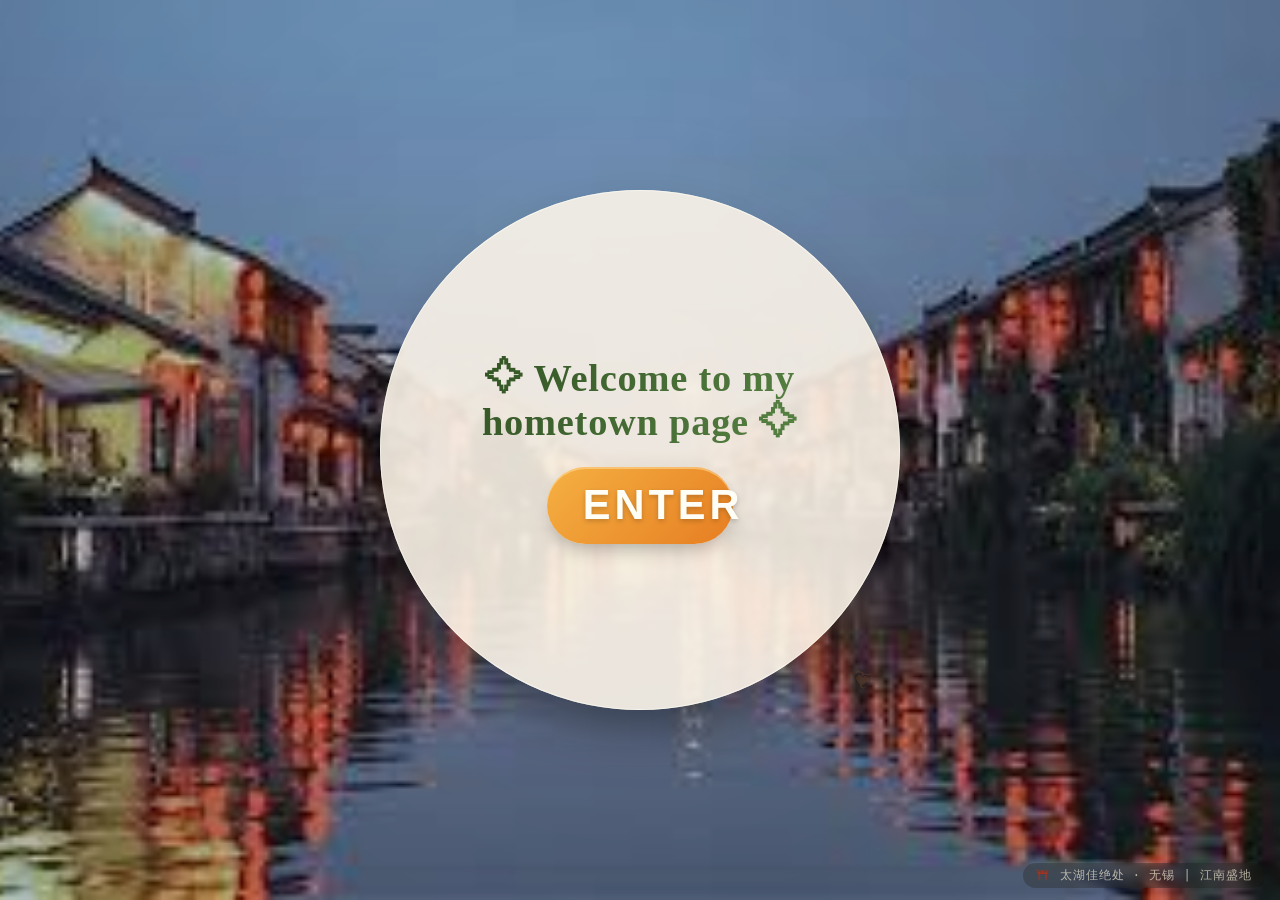
<file: index.html>
<!DOCTYPE html>
<html lang="zh-CN">
<head>
	<!-- Google tag (gtag.js) -->
<script async src="https://www.googletagmanager.com/gtag/js?id=G-1881DXRZX6"></script>
<script>
  window.dataLayer = window.dataLayer || [];
  function gtag(){dataLayer.push(arguments);}
  gtag('js', new Date());

  gtag('config', 'G-1881DXRZX6');
</script>
    <meta charset="UTF-8">
    <meta name="viewport" content="width=device-width, initial-scale=1.0, user-scalable=no">
    <title>无锡 · 江南水乡 | 我的家乡欢迎页</title>
    <style>
        * {
            margin: 0;
            padding: 0;
            box-sizing: border-box;
            user-select: none; /* 避免拖动文字影响美观，但不影响功能 */
        }

        body {
            width: 100%;
            height: 100vh;
            /* 背景图片：无锡太湖风光（Pixabay 高品质免费图片，展现无锡太湖美景） */
            background-image: url("images/123.png");
            background-size: cover;
            background-position: center 30%;  /* 稍微偏移中心，突出湖面和远山，更显江南韵味 */
            background-repeat: no-repeat;
            background-attachment: fixed;     /* 固定背景，滚动时保持视觉冲击 */
            font-family: 'Segoe UI', 'Poppins', 'Roboto', 'Helvetica Neue', sans-serif;
            
            /* 弹性布局实现完美居中 */
            display: flex;
            align-items: center;
            justify-content: center;
            
            /* 可选：为了增强背景层次，添加一个极淡的遮罩层，让圆框更突出但不破坏照片感 */
            position: relative;
        }
        
        /* 极简半透明暖色遮罩（柔和光线），让文字对比更舒服，同时保留无锡照片细节 */
        body::before {
            content: "";
            position: fixed;
            top: 0;
            left: 0;
            width: 100%;
            height: 100%;
            background: radial-gradient(circle at center, rgba(0,0,0,0.1) 0%, rgba(0,0,0,0.2) 100%);
            pointer-events: none;  /* 让遮罩不干扰点击 */
            z-index: 0;
        }
        
        /* 圆形主容器 — 圆框，优雅毛玻璃质感 + 半透明白色基底 */
        .circle-frame {
            position: relative;
            z-index: 10;
            width: min(78vw, 520px);
            height: min(78vw, 520px);
            background: rgba(255, 248, 235, 0.88);    /* 暖白半透，温润如玉 */
            backdrop-filter: blur(2px);               /* 轻微模糊背景，增强文字可读性与江南朦胧感 */
            border-radius: 50%;
            box-shadow: 0 25px 50px -12px rgba(0, 0, 0, 0.4), 0 0 0 1px rgba(255, 255, 245, 0.6) inset;
            
            /* 内部内容布局：垂直居中，流畅留白 */
            display: flex;
            flex-direction: column;
            align-items: center;
            justify-content: center;
            text-align: center;
            padding: 1.5rem;
            
            /* 优雅过渡效果 */
            transition: all 0.3s ease;
            animation: softGlow 2s infinite alternate;
        }
        
        /* 柔和呼吸光晕，让圆框更有灵气 */
        @keyframes softGlow {
            0% {
                box-shadow: 0 25px 45px -12px rgba(0, 0, 0, 0.3), 0 0 0 1px rgba(255, 245, 220, 0.7) inset;
            }
            100% {
                box-shadow: 0 35px 55px -8px rgba(0, 0, 0, 0.5), 0 0 0 3px rgba(255, 235, 200, 0.9) inset;
            }
        }
        
        /* 上方欢迎语 —— 大按钮上面的一句话 */
        .welcome-text {
            font-size: clamp(1.5rem, 6vw, 2.4rem);
            font-weight: 600;
            color: #2c3e2f;
            text-shadow: 2px 2px 8px rgba(255, 245, 215, 0.9);
            letter-spacing: 0.02em;
            margin-bottom: 1.2rem;
            padding: 0 0.5rem;
            background: linear-gradient(135deg, #2c5e2a, #4a7c3f);
            background-clip: text;
            -webkit-background-clip: text;
            color: transparent;
            text-shadow: none;
            /* 让文字更雅致，添加淡色底纹辅助阅读 */
            background-color: #2c5e2a;
            background-image: linear-gradient(120deg, #2b4b1e, #5f8b4a);
            -webkit-background-clip: text;
            background-clip: text;
            color: transparent;
            font-family: 'Segoe UI', 'Poppins', cursive;
        }
        
        /* 为了兼容不支持background-clip的浏览器，增加后备深色 */
        @supports not (background-clip: text) {
            .welcome-text {
                color: #2d4a22;
                text-shadow: 0 2px 5px rgba(255,250,210,0.8);
            }
        }
        
        /* 大按钮样式 — 大气、现代，呼应江南活力 */
        .enter-button {
            background: linear-gradient(135deg, #f5b042, #e67e22);
            border: none;
            cursor: pointer;
            padding: 0.9rem 2.2rem;
            width: 80%;
            max-width: 260px;
            font-size: clamp(1.8rem, 7vw, 2.6rem);
            font-weight: bold;
            font-family: inherit;
            letter-spacing: 4px;
            color: #fffef7;
            text-shadow: 0 2px 5px rgba(0,0,0,0.2);
            border-radius: 60px;
            box-shadow: 0 12px 20px -8px rgba(0, 0, 0, 0.3), 0 2px 0 0 rgba(255,215,150,0.6) inset;
            transition: all 0.25s cubic-bezier(0.2, 0.9, 0.4, 1.1);
            backdrop-filter: blur(2px);
            display: inline-block;
            margin-top: 0.2rem;
        }
        
        /* 按钮悬停效果：放大+光影变化 */
        .enter-button:hover {
            transform: scale(1.04);
            background: linear-gradient(135deg, #ffbc5e, #f0641a);
            box-shadow: 0 20px 28px -10px rgba(0, 0, 0, 0.4), 0 3px 0 0 rgba(255, 225, 150, 0.8) inset;
            letter-spacing: 6px;
        }
        
        /* 按钮点击瞬间微动感 */
        .enter-button:active {
            transform: scale(0.97);
            transition: 0.05s;
            box-shadow: 0 6px 12px -4px rgba(0,0,0,0.3);
        }
        
        /* 为了让圆形在极端小屏下内容依然友好，增加响应调节 */
        @media (max-width: 550px) {
            .circle-frame {
                width: min(88vw, 400px);
                height: min(88vw, 400px);
                padding: 1rem;
            }
            .enter-button {
                width: 75%;
                font-size: 1.8rem;
                padding: 0.7rem 1rem;
                letter-spacing: 3px;
            }
            .welcome-text {
                margin-bottom: 1rem;
                font-size: 1.6rem;
            }
        }
        
        @media (max-width: 380px) {
            .circle-frame {
                width: 92vw;
                height: 92vw;
                padding: 0.8rem;
            }
            .enter-button {
                font-size: 1.5rem;
                padding: 0.6rem 0.8rem;
                width: 80%;
            }
            .welcome-text {
                font-size: 1.4rem;
            }
        }
        
        /* 增加一点文化小点缀：底部添加半透明水印，体现无锡雅韵，不影响主体 */
        .cultural-tag {
            position: fixed;
            bottom: 12px;
            right: 16px;
            z-index: 20;
            font-size: 0.75rem;
            color: rgba(255,250,225,0.65);
            background: rgba(30,30,20,0.3);
            backdrop-filter: blur(4px);
            padding: 4px 12px;
            border-radius: 40px;
            font-weight: 400;
            font-family: monospace;
            letter-spacing: 1px;
            pointer-events: none;
        }
        
        /* 可选增添一点江南元素的波纹圈（装饰）不干扰点击 */
        .circle-frame::after {
            content: "❦";
            position: absolute;
            bottom: 18px;
            right: 28px;
            font-size: 20px;
            opacity: 0.2;
            color: #b6692c;
            font-family: serif;
            pointer-events: none;
            transform: rotate(10deg);
        }
        
        /* 更好的移动端触控体验 */
        .enter-button {
            touch-action: manipulation;
        }
        
        /* 按钮获得焦点时的辅助样式 */
        .enter-button:focus-visible {
            outline: 3px solid #ffb347;
            outline-offset: 4px;
        }
    </style>
</head>
<body>

<!-- 圆形主视觉区域：圆框+内文+大按钮 -->
<div class="circle-frame" aria-label="欢迎进入无锡主页入口">
    <!-- 大按钮上方的那句话：Welcome to my hometown page -->
    <div class="welcome-text">
        ✧ Welcome to my hometown page ✧
    </div>
    
    <!-- 大按钮，写着 ENTER -->
    <a href="page 2.html">
    <button class="enter-button" id="enterBtn" aria-label="进入家乡无锡之旅">ENTER</button>
</a></div>

<!-- 极简文化标记，展现无锡印象（不影响体验） -->
<div class="cultural-tag">
    ⛩️ 太湖佳绝处 · 无锡  |  江南盛地
</div>


<!-- 备注说明：背景照片使用了无锡太湖（Taihu Lake）的高清摄影作品，完美呈现江南水乡气质，符合“关于无锡的照片”需求。
     照片来源 Pixabay 免费授权，可商用，体现了无锡鼋头渚周边太湖风光，意境契合家乡主题。 -->
</body>
</html>
</file>
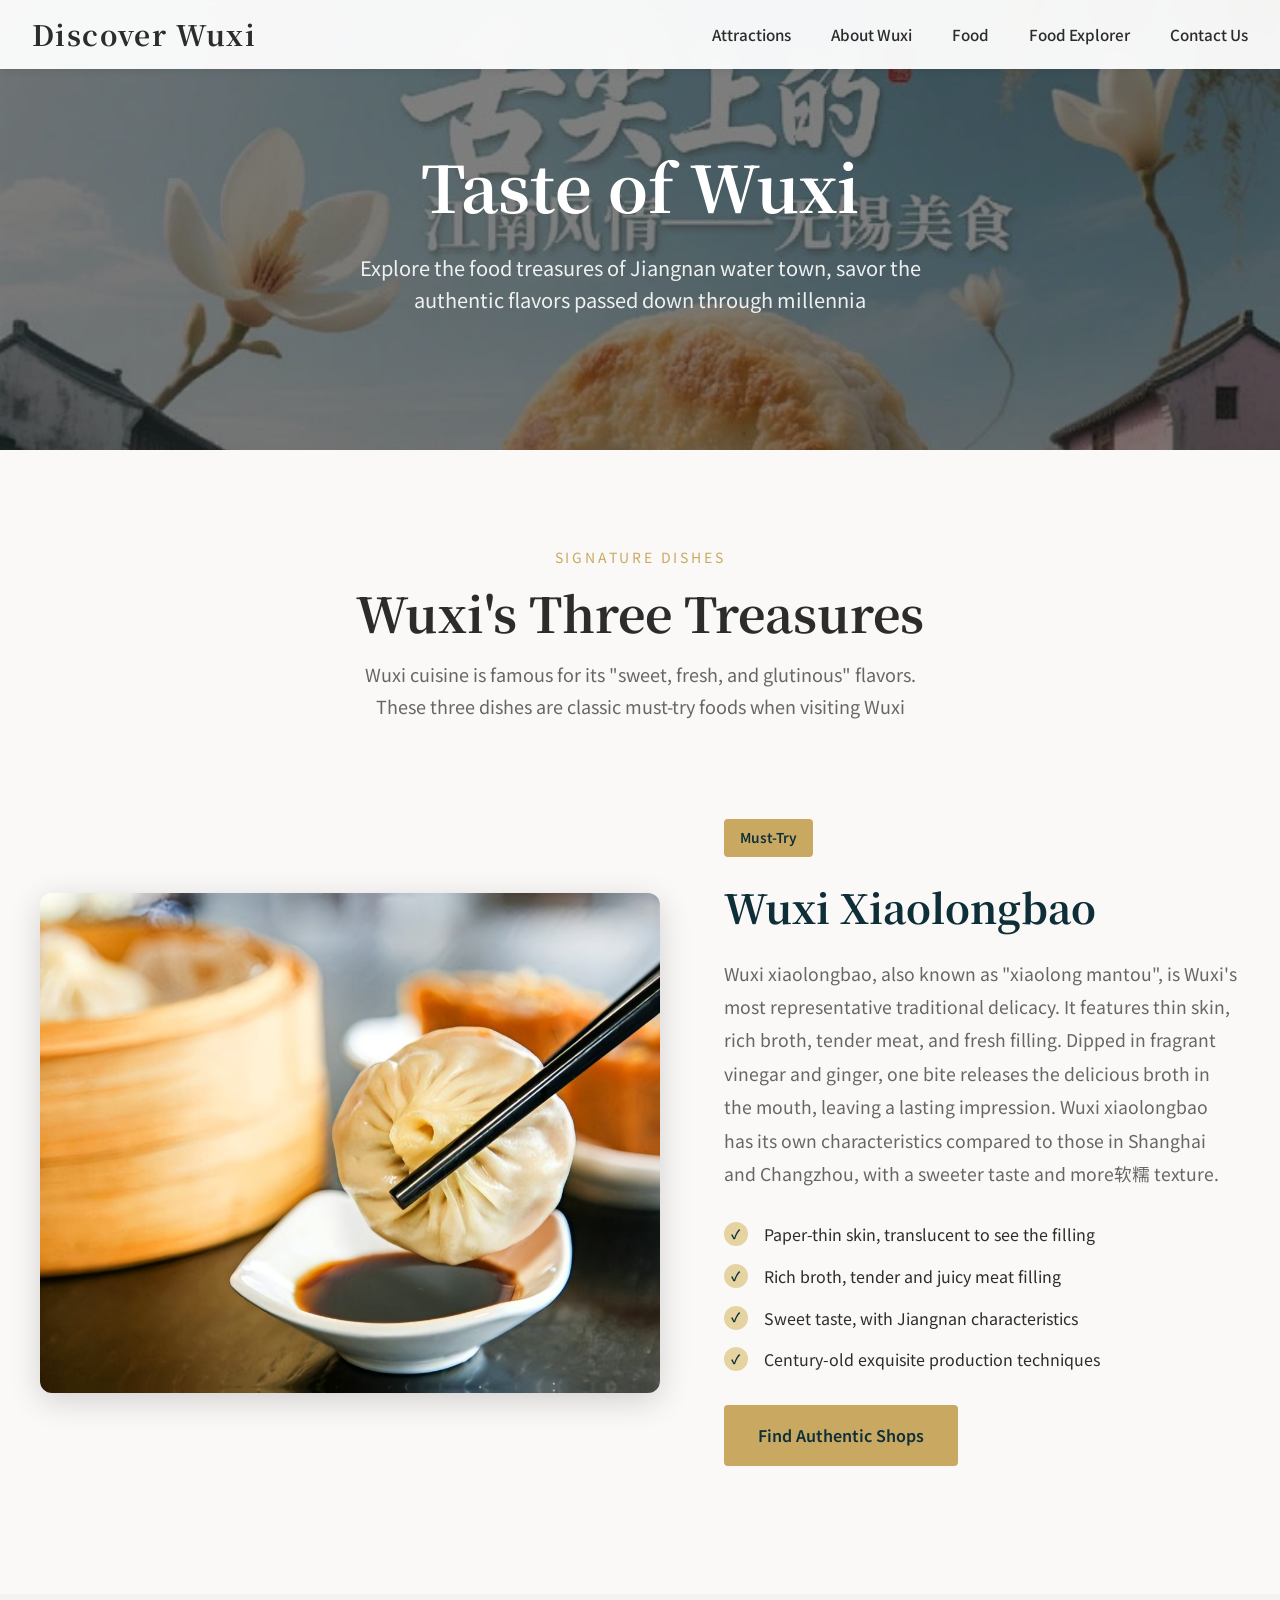
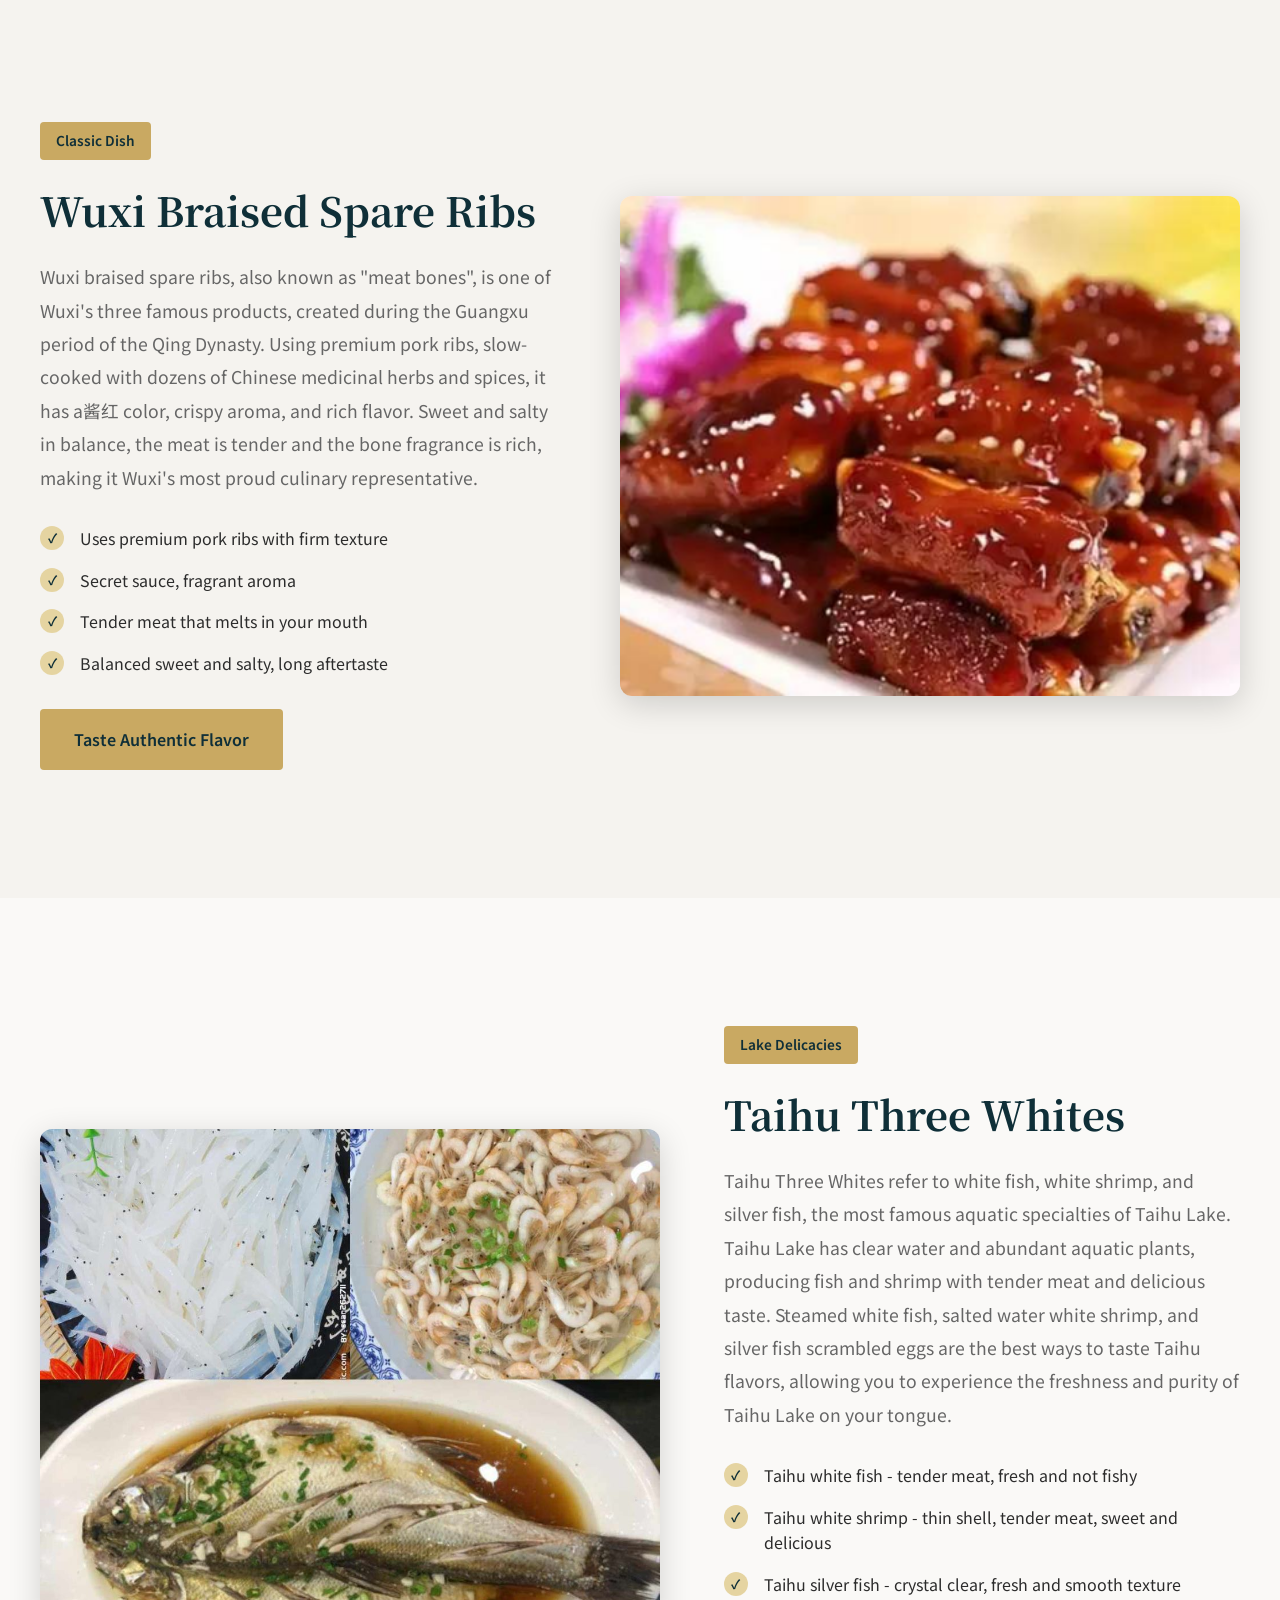
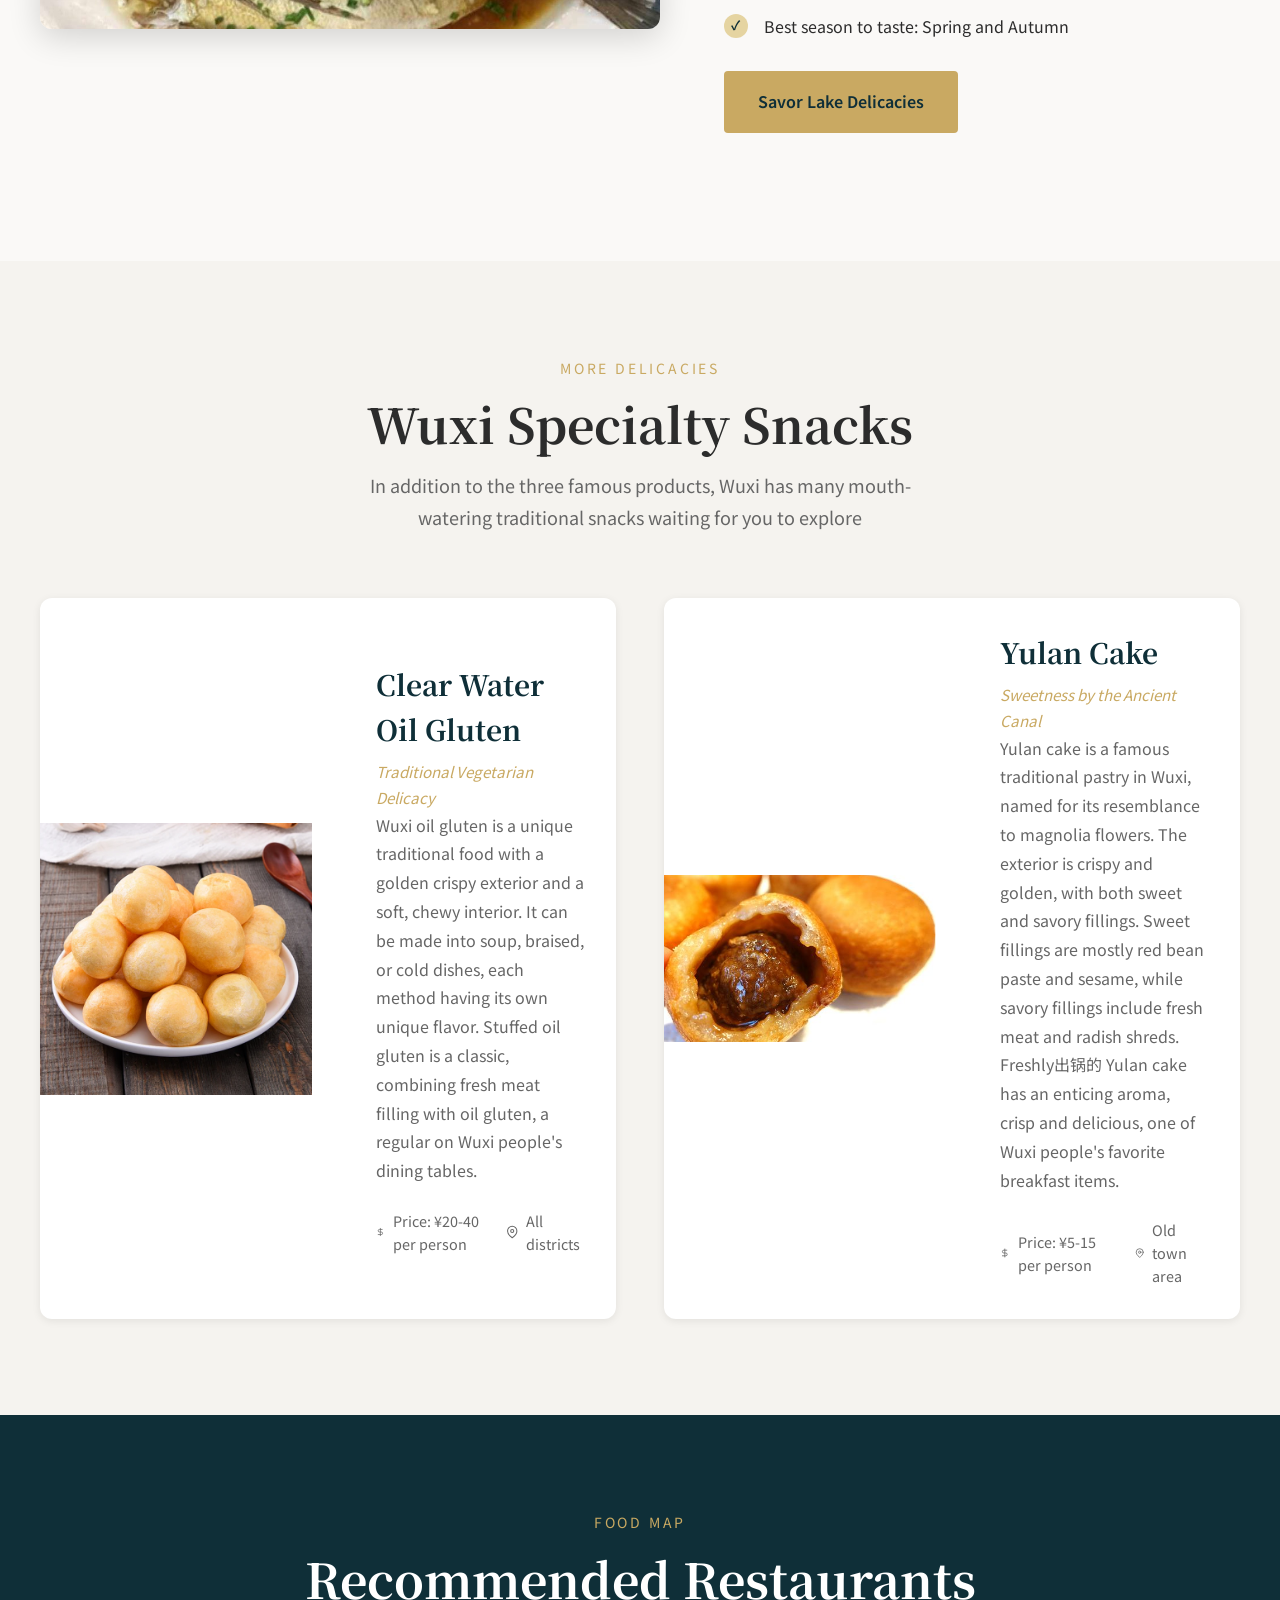
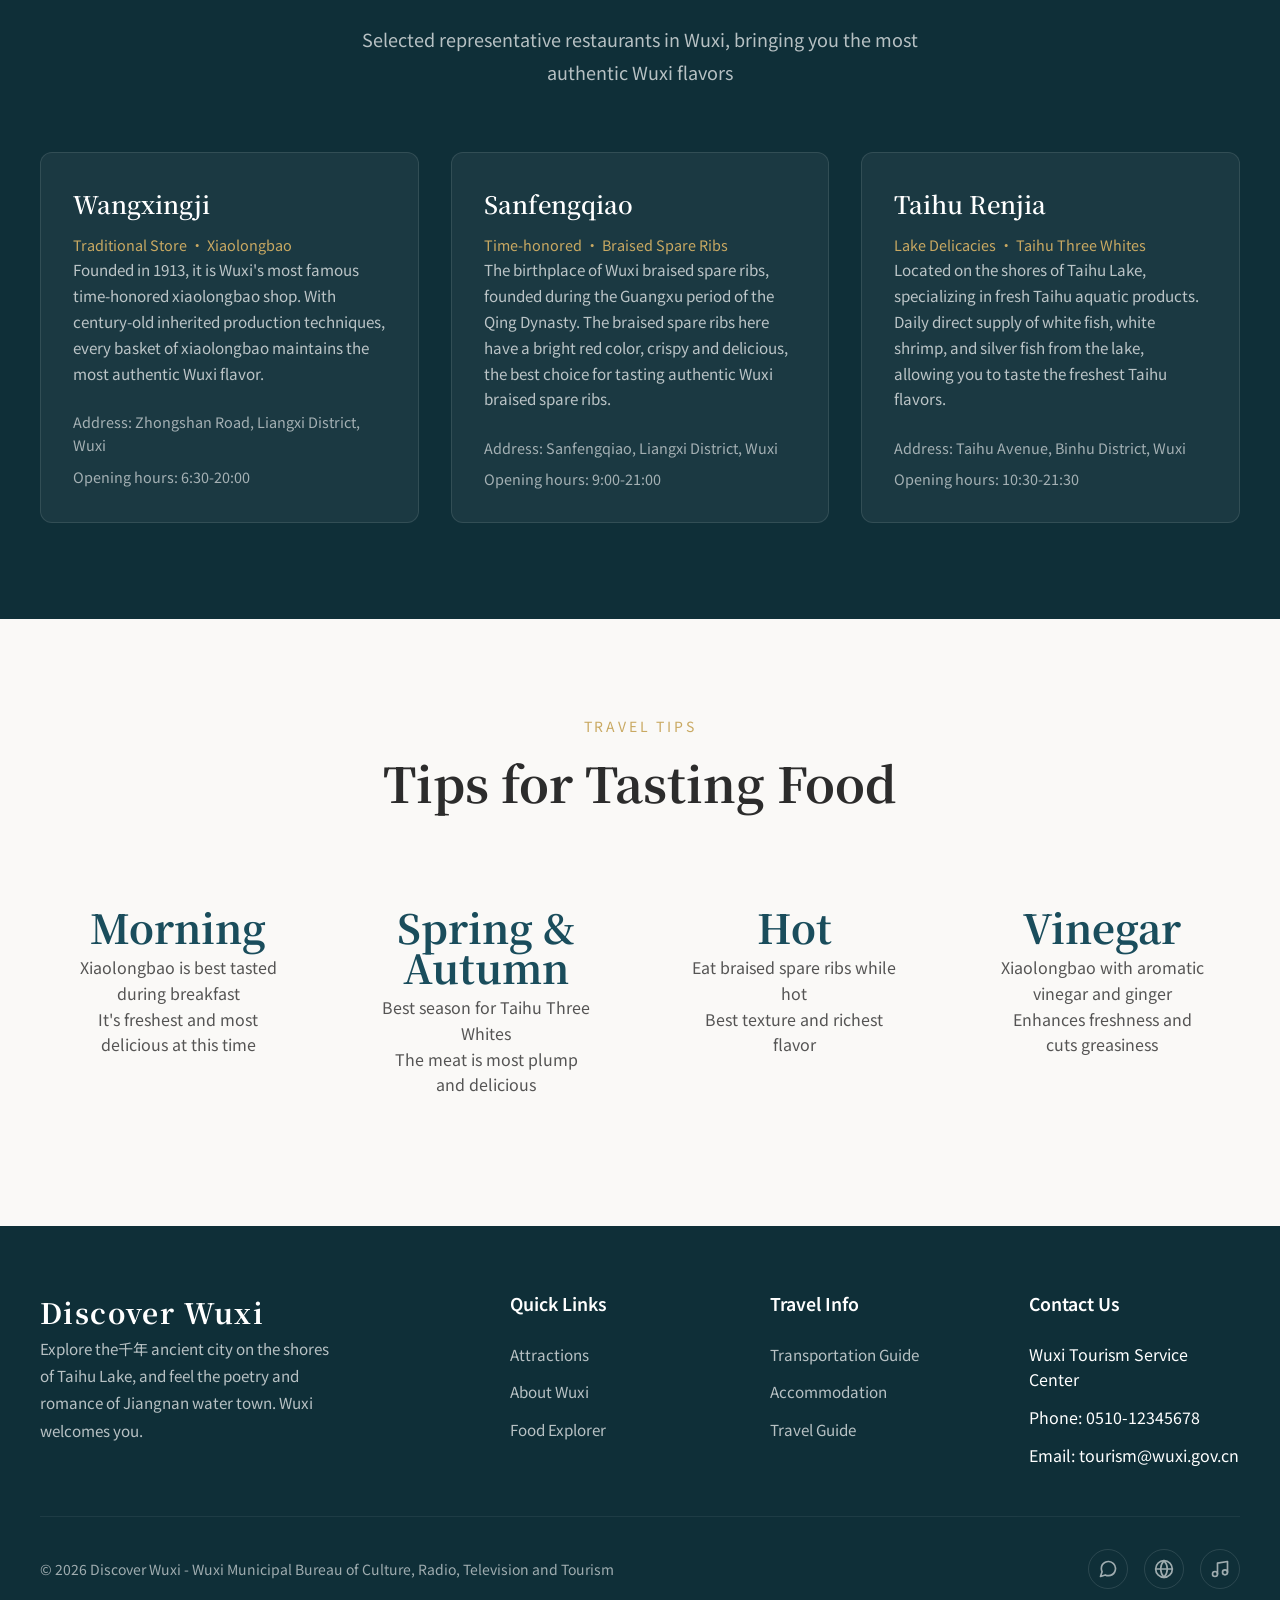
<file: food.html>
<!DOCTYPE html>
<html lang="en">
<head>
	<!-- Google tag (gtag.js) -->
<script async src="https://www.googletagmanager.com/gtag/js?id=G-1881DXRZX6"></script>
<script>
  window.dataLayer = window.dataLayer || [];
  function gtag(){dataLayer.push(arguments);}
  gtag('js', new Date());

  gtag('config', 'G-1881DXRZX6');
</script>
  <meta charset="UTF-8">
  <meta name="viewport" content="width=device-width, initial-scale=1.0">
  <meta name="description" content="Explore Wuxi's特色 cuisine - taste authentic Wuxi xiaolongbao, braised spare ribs, Taihu Three Whites and other authentic Jiangnan delicacies, discover hidden food treasures.">
  <meta name="keywords" content="Wuxi cuisine, Wuxi xiaolongbao, braised spare ribs, Taihu Three Whites, Jiangnan food, Wuxi specialties">
  <title>Food Explorer | Discover Wuxi's Flavors</title>
  <link rel="preconnect" href="https://fonts.googleapis.com">
  <link rel="preconnect" href="https://fonts.gstatic.com" crossorigin>
  <link href="https://fonts.googleapis.com/css2?family=Noto+Sans+SC:wght@400;500;600;700&family=Noto+Serif+SC:wght@400;600;700&display=swap" rel="stylesheet">
  <link rel="stylesheet" href="css/style.css">
</head>
<body>
  <!-- Navigation -->
  <nav class="navbar scrolled" id="navbar">
    <a href="index.html" class="logo">Discover Wuxi</a>
    <ul class="nav-links" id="navLinks">
      <li><a href="index.html#attractions" class="nav-link">Attractions</a></li>
      <li><a href="index.html#about" class="nav-link">About Wuxi</a></li>
      <li><a href="index.html#food" class="nav-link">Food</a></li>
      <li><a href="food.html" class="nav-link">Food Explorer</a></li>
      <li><a href="index.html#contact" class="nav-link">Contact Us</a></li>
    </ul>
    <button class="nav-toggle" id="navToggle" aria-label="Open menu">
      <span></span>
      <span></span>
      <span></span>
    </button>
  </nav>

  <!-- Page Header -->
  <header class="page-header">
    <img src="images/wx5.webp" alt="Taste of Wuxi" class="page-header-bg">
    <div class="page-header-content">
      <h1 class="page-header-title">Taste of Wuxi</h1>
      <p class="page-header-desc">
        Explore the food treasures of Jiangnan water town, savor the authentic flavors passed down through millennia
      </p>
    </div>
  </header>

  <!-- Signature Dishes -->
  <section class="section">
    <div class="container">
      <header class="section-header">
        <span class="section-label">Signature Dishes</span>
        <h2 class="section-title">Wuxi's Three Treasures</h2>
        <p class="section-desc">
          Wuxi cuisine is famous for its "sweet, fresh, and glutinous" flavors. These three dishes are classic must-try foods when visiting Wuxi
        </p>
      </header>

      <!-- Xiaolongbao -->
      <div class="food-feature">
        <div class="food-feature-image">
          <img src="images/wx6.jpg" alt="Wuxi Xiaolongbao">
        </div>
        <div class="food-feature-content">
          <span class="food-feature-badge">Must-Try</span>
          <h3 class="food-feature-title">Wuxi Xiaolongbao</h3>
          <p class="food-feature-desc">
            Wuxi xiaolongbao, also known as "xiaolong mantou", is Wuxi's most representative traditional delicacy. It features thin skin, rich broth, tender meat, and fresh filling.
            Dipped in fragrant vinegar and ginger, one bite releases the delicious broth in the mouth, leaving a lasting impression.
            Wuxi xiaolongbao has its own characteristics compared to those in Shanghai and Changzhou, with a sweeter taste and more软糯 texture.
          </p>
          <ul class="food-feature-list">
            <li>Paper-thin skin, translucent to see the filling</li>
            <li>Rich broth, tender and juicy meat filling</li>
            <li>Sweet taste, with Jiangnan characteristics</li>
            <li>Century-old exquisite production techniques</li>
          </ul>
          <a href="#restaurants" class="btn btn-primary">Find Authentic Shops</a>
        </div>
      </div>
    </div>
  </section>

  <!-- Braised Spare Ribs -->
  <section class="section" style="background-color: #f5f3ef;">
    <div class="container">
      <div class="food-feature reverse">
        <div class="food-feature-image">
          <img src="images/wx7.png" alt="Wuxi Braised Spare Ribs">
        </div>
        <div class="food-feature-content">
          <span class="food-feature-badge">Classic Dish</span>
          <h3 class="food-feature-title">Wuxi Braised Spare Ribs</h3>
          <p class="food-feature-desc">
            Wuxi braised spare ribs, also known as "meat bones", is one of Wuxi's three famous products, created during the Guangxu period of the Qing Dynasty.
            Using premium pork ribs, slow-cooked with dozens of Chinese medicinal herbs and spices, it has a酱红 color, crispy aroma, and rich flavor.
            Sweet and salty in balance, the meat is tender and the bone fragrance is rich, making it Wuxi's most proud culinary representative.
          </p>
          <ul class="food-feature-list">
            <li>Uses premium pork ribs with firm texture</li>
            <li>Secret sauce, fragrant aroma</li>
            <li>Tender meat that melts in your mouth</li>
            <li>Balanced sweet and salty, long aftertaste</li>
          </ul>
          <a href="#restaurants" class="btn btn-primary">Taste Authentic Flavor</a>
        </div>
      </div>
    </div>
  </section>

  <!-- Taihu Three Whites -->
  <section class="section">
    <div class="container">
      <div class="food-feature">
        <div class="food-feature-image">
          <img src="images/wx8.jpg" alt="Taihu Three Whites">
        </div>
        <div class="food-feature-content">
          <span class="food-feature-badge">Lake Delicacies</span>
          <h3 class="food-feature-title">Taihu Three Whites</h3>
          <p class="food-feature-desc">
            Taihu Three Whites refer to white fish, white shrimp, and silver fish, the most famous aquatic specialties of Taihu Lake.
            Taihu Lake has clear water and abundant aquatic plants, producing fish and shrimp with tender meat and delicious taste.
            Steamed white fish, salted water white shrimp, and silver fish scrambled eggs are the best ways to taste Taihu flavors,
            allowing you to experience the freshness and purity of Taihu Lake on your tongue.
          </p>
          <ul class="food-feature-list">
            <li>Taihu white fish - tender meat, fresh and not fishy</li>
            <li>Taihu white shrimp - thin shell, tender meat, sweet and delicious</li>
            <li>Taihu silver fish - crystal clear, fresh and smooth texture</li>
            <li>Best season to taste: Spring and Autumn</li>
          </ul>
          <a href="#restaurants" class="btn btn-primary">Savor Lake Delicacies</a>
        </div>
      </div>
    </div>
  </section>

  <!-- More Delicacies -->
  <section class="section" style="background-color: #f5f3ef;">
    <div class="container">
      <header class="section-header">
        <span class="section-label">More Delicacies</span>
        <h2 class="section-title">Wuxi Specialty Snacks</h2>
        <p class="section-desc">
          In addition to the three famous products, Wuxi has many mouth-watering traditional snacks waiting for you to explore
        </p>
      </header>
      <div class="food-grid">
        <article class="food-card">
          <div class="food-card-image">
            <img src="images/wx9.webp" alt="Clear Water Oil Gluten">
          </div>
          <div class="food-card-content">
            <h3 class="food-card-name">Clear Water Oil Gluten</h3>
            <span class="food-card-subtitle">Traditional Vegetarian Delicacy</span>
            <p class="food-card-desc">
              Wuxi oil gluten is a unique traditional food with a golden crispy exterior and a soft, chewy interior.
              It can be made into soup, braised, or cold dishes, each method having its own unique flavor. Stuffed oil gluten is a classic,
              combining fresh meat filling with oil gluten, a regular on Wuxi people's dining tables.
            </p>
            <div class="food-card-meta">
              <span>
                <svg xmlns="http://www.w3.org/2000/svg" width="16" height="16" viewBox="0 0 24 24" fill="none" stroke="currentColor" stroke-width="2" stroke-linecap="round" stroke-linejoin="round"><path d="M12 2v20M17 5H9.5a3.5 3.5 0 0 0 0 7h5a3.5 3.5 0 0 1 0 7H6"/></svg>
                Price: ¥20-40 per person
              </span>
              <span>
                <svg xmlns="http://www.w3.org/2000/svg" width="16" height="16" viewBox="0 0 24 24" fill="none" stroke="currentColor" stroke-width="2" stroke-linecap="round" stroke-linejoin="round"><path d="M21 10c0 7-9 13-9 13s-9-6-9-13a9 9 0 0 1 18 0z"></path><circle cx="12" cy="10" r="3"></circle></svg>
                All districts
              </span>
            </div>
          </div>
        </article>
        <article class="food-card">
          <div class="food-card-image">
            <img src="images/wx10.png" alt="Yulan Cake">
          </div>
          <div class="food-card-content">
            <h3 class="food-card-name">Yulan Cake</h3>
            <span class="food-card-subtitle">Sweetness by the Ancient Canal</span>
            <p class="food-card-desc">
              Yulan cake is a famous traditional pastry in Wuxi, named for its resemblance to magnolia flowers. The exterior is crispy and golden,
              with both sweet and savory fillings. Sweet fillings are mostly red bean paste and sesame, while savory fillings include fresh meat and radish shreds.
              Freshly出锅的 Yulan cake has an enticing aroma, crisp and delicious, one of Wuxi people's favorite breakfast items.
            </p>
            <div class="food-card-meta">
              <span>
                <svg xmlns="http://www.w3.org/2000/svg" width="16" height="16" viewBox="0 0 24 24" fill="none" stroke="currentColor" stroke-width="2" stroke-linecap="round" stroke-linejoin="round"><path d="M12 2v20M17 5H9.5a3.5 3.5 0 0 0 0 7h5a3.5 3.5 0 0 1 0 7H6"/></svg>
                Price: ¥5-15 per person
              </span>
              <span>
                <svg xmlns="http://www.w3.org/2000/svg" width="16" height="16" viewBox="0 0 24 24" fill="none" stroke="currentColor" stroke-width="2" stroke-linecap="round" stroke-linejoin="round"><path d="M21 10c0 7-9 13-9 13s-9-6-9-13a9 9 0 0 1 18 0z"></path><circle cx="12" cy="10" r="3"></circle></svg>
                Old town area
              </span>
            </div>
          </div>
        </article>
      </div>
    </div>
  </section>

  <!-- Recommended Restaurants -->
  <section class="section section-dark" id="restaurants">
    <div class="container">
      <header class="section-header">
        <span class="section-label">Food Map</span>
        <h2 class="section-title">Recommended Restaurants</h2>
        <p class="section-desc">
          Selected representative restaurants in Wuxi, bringing you the most authentic Wuxi flavors
        </p>
      </header>
      <div class="restaurant-grid">
        <article class="restaurant-card">
          <h3 class="restaurant-name">Wangxingji</h3>
          <span class="restaurant-type">Traditional Store · Xiaolongbao</span>
          <p class="restaurant-desc">
            Founded in 1913, it is Wuxi's most famous time-honored xiaolongbao shop. With century-old inherited production techniques,
            every basket of xiaolongbao maintains the most authentic Wuxi flavor.
          </p>
          <div class="restaurant-info">
            <span>Address: Zhongshan Road, Liangxi District, Wuxi</span>
            <span>Opening hours: 6:30-20:00</span>
          </div>
        </article>
        <article class="restaurant-card">
          <h3 class="restaurant-name">Sanfengqiao</h3>
          <span class="restaurant-type">Time-honored · Braised Spare Ribs</span>
          <p class="restaurant-desc">
            The birthplace of Wuxi braised spare ribs, founded during the Guangxu period of the Qing Dynasty. The braised spare ribs here have a bright red color,
            crispy and delicious, the best choice for tasting authentic Wuxi braised spare ribs.
          </p>
          <div class="restaurant-info">
            <span>Address: Sanfengqiao, Liangxi District, Wuxi</span>
            <span>Opening hours: 9:00-21:00</span>
          </div>
        </article>
        <article class="restaurant-card">
          <h3 class="restaurant-name">Taihu Renjia</h3>
          <span class="restaurant-type">Lake Delicacies · Taihu Three Whites</span>
          <p class="restaurant-desc">
            Located on the shores of Taihu Lake, specializing in fresh Taihu aquatic products. Daily direct supply of white fish, white shrimp, and silver fish from the lake,
            allowing you to taste the freshest Taihu flavors.
          </p>
          <div class="restaurant-info">
            <span>Address: Taihu Avenue, Binhu District, Wuxi</span>
            <span>Opening hours: 10:30-21:30</span>
          </div>
        </article>
      </div>
    </div>
  </section>

  <!-- Food Tips -->
  <section class="section">
    <div class="container">
      <header class="section-header">
        <span class="section-label">Travel Tips</span>
        <h2 class="section-title">Tips for Tasting Food</h2>
      </header>
      <div class="stats">
        <div class="stat-item">
          <div class="stat-number" style="font-size: 2.5rem; color: var(--color-primary);">Morning</div>
          <div class="stat-label">Xiaolongbao is best tasted during breakfast<br>It's freshest and most delicious at this time</div>
        </div>
        <div class="stat-item">
          <div class="stat-number" style="font-size: 2.5rem; color: var(--color-primary);">Spring & Autumn</div>
          <div class="stat-label">Best season for Taihu Three Whites<br>The meat is most plump and delicious</div>
        </div>
        <div class="stat-item">
          <div class="stat-number" style="font-size: 2.5rem; color: var(--color-primary);">Hot</div>
          <div class="stat-label">Eat braised spare ribs while hot<br>Best texture and richest flavor</div>
        </div>
        <div class="stat-item">
          <div class="stat-number" style="font-size: 2.5rem; color: var(--color-primary);">Vinegar</div>
          <div class="stat-label">Xiaolongbao with aromatic vinegar and ginger<br>Enhances freshness and cuts greasiness</div>
        </div>
      </div>
    </div>
  </section>

  <!-- Footer -->
  <footer class="footer">
    <div class="footer-content">
      <div class="footer-brand">
        <a href="index.html" class="logo">Discover Wuxi</a>
        <p class="footer-desc">
          Explore the千年 ancient city on the shores of Taihu Lake, and feel the poetry and romance of Jiangnan water town.
          Wuxi welcomes you.
        </p>
      </div>
      <div class="footer-section">
        <h4 class="footer-title">Quick Links</h4>
        <ul class="footer-links">
          <li><a href="index.html#attractions">Attractions</a></li>
          <li><a href="index.html#about">About Wuxi</a></li>
          <li><a href="food.html">Food Explorer</a></li>
        </ul>
      </div>
      <div class="footer-section">
        <h4 class="footer-title">Travel Info</h4>
        <ul class="footer-links">
          <li><a href="#">Transportation Guide</a></li>
          <li><a href="#">Accommodation</a></li>
          <li><a href="#">Travel Guide</a></li>
        </ul>
      </div>
      <div class="footer-section">
        <h4 class="footer-title">Contact Us</h4>
        <ul class="footer-links">
          <li>Wuxi Tourism Service Center</li>
          <li>Phone: 0510-12345678</li>
          <li>Email: tourism@wuxi.gov.cn</li>
        </ul>
      </div>
    </div>
    <div class="footer-bottom">
      <p>&copy; 2026 Discover Wuxi - Wuxi Municipal Bureau of Culture, Radio, Television and Tourism</p>
      <div class="social-links">
        <a href="#" aria-label="WeChat">
          <svg xmlns="http://www.w3.org/2000/svg" width="20" height="20" viewBox="0 0 24 24" fill="none" stroke="currentColor" stroke-width="2" stroke-linecap="round" stroke-linejoin="round"><path d="M21 11.5a8.38 8.38 0 0 1-.9 3.8 8.5 8.5 0 0 1-7.6 4.7 8.38 8.38 0 0 1-3.8-.9L3 21l1.9-5.7a8.38 8.38 0 0 1-.9-3.8 8.5 8.5 0 0 1 4.7-7.6 8.38 8.38 0 0 1 3.8-.9h.5a8.48 8.48 0 0 1 8 8v.5z"></path></svg>
        </a>
        <a href="#" aria-label="Weibo">
          <svg xmlns="http://www.w3.org/2000/svg" width="20" height="20" viewBox="0 0 24 24" fill="none" stroke="currentColor" stroke-width="2" stroke-linecap="round" stroke-linejoin="round"><circle cx="12" cy="12" r="10"></circle><line x1="2" y1="12" x2="22" y2="12"></line><path d="M12 2a15.3 15.3 0 0 1 4 10 15.3 15.3 0 0 1-4 10 15.3 15.3 0 0 1-4-10 15.3 15.3 0 0 1 4-10z"></path></svg>
        </a>
        <a href="#" aria-label="Douyin">
          <svg xmlns="http://www.w3.org/2000/svg" width="20" height="20" viewBox="0 0 24 24" fill="none" stroke="currentColor" stroke-width="2" stroke-linecap="round" stroke-linejoin="round"><path d="M9 18V5l12-2v13"></path><circle cx="6" cy="18" r="3"></circle><circle cx="18" cy="16" r="3"></circle></svg>
        </a>
      </div>
    </div>
  </footer>

  <script>
    // Mobile menu toggle
    const navToggle = document.getElementById('navToggle');
    const navLinks = document.getElementById('navLinks');

    navToggle.addEventListener('click', () => {
      navToggle.classList.toggle('active');
      navLinks.classList.toggle('active');
    });

    // Close menu after clicking nav link
    document.querySelectorAll('.nav-link').forEach(link => {
      link.addEventListener('click', () => {
        navToggle.classList.remove('active');
        navLinks.classList.remove('active');
      });
    });

    // Smooth scrolling
    document.querySelectorAll('a[href^="#"]').forEach(anchor => {
      anchor.addEventListener('click', function (e) {
        e.preventDefault();
        const target = document.querySelector(this.getAttribute('href'));
        if (target) {
          target.scrollIntoView({
            behavior: 'smooth',
            block: 'start'
          });
        }
      });
    });
  </script>
</body>
</html>
</file>
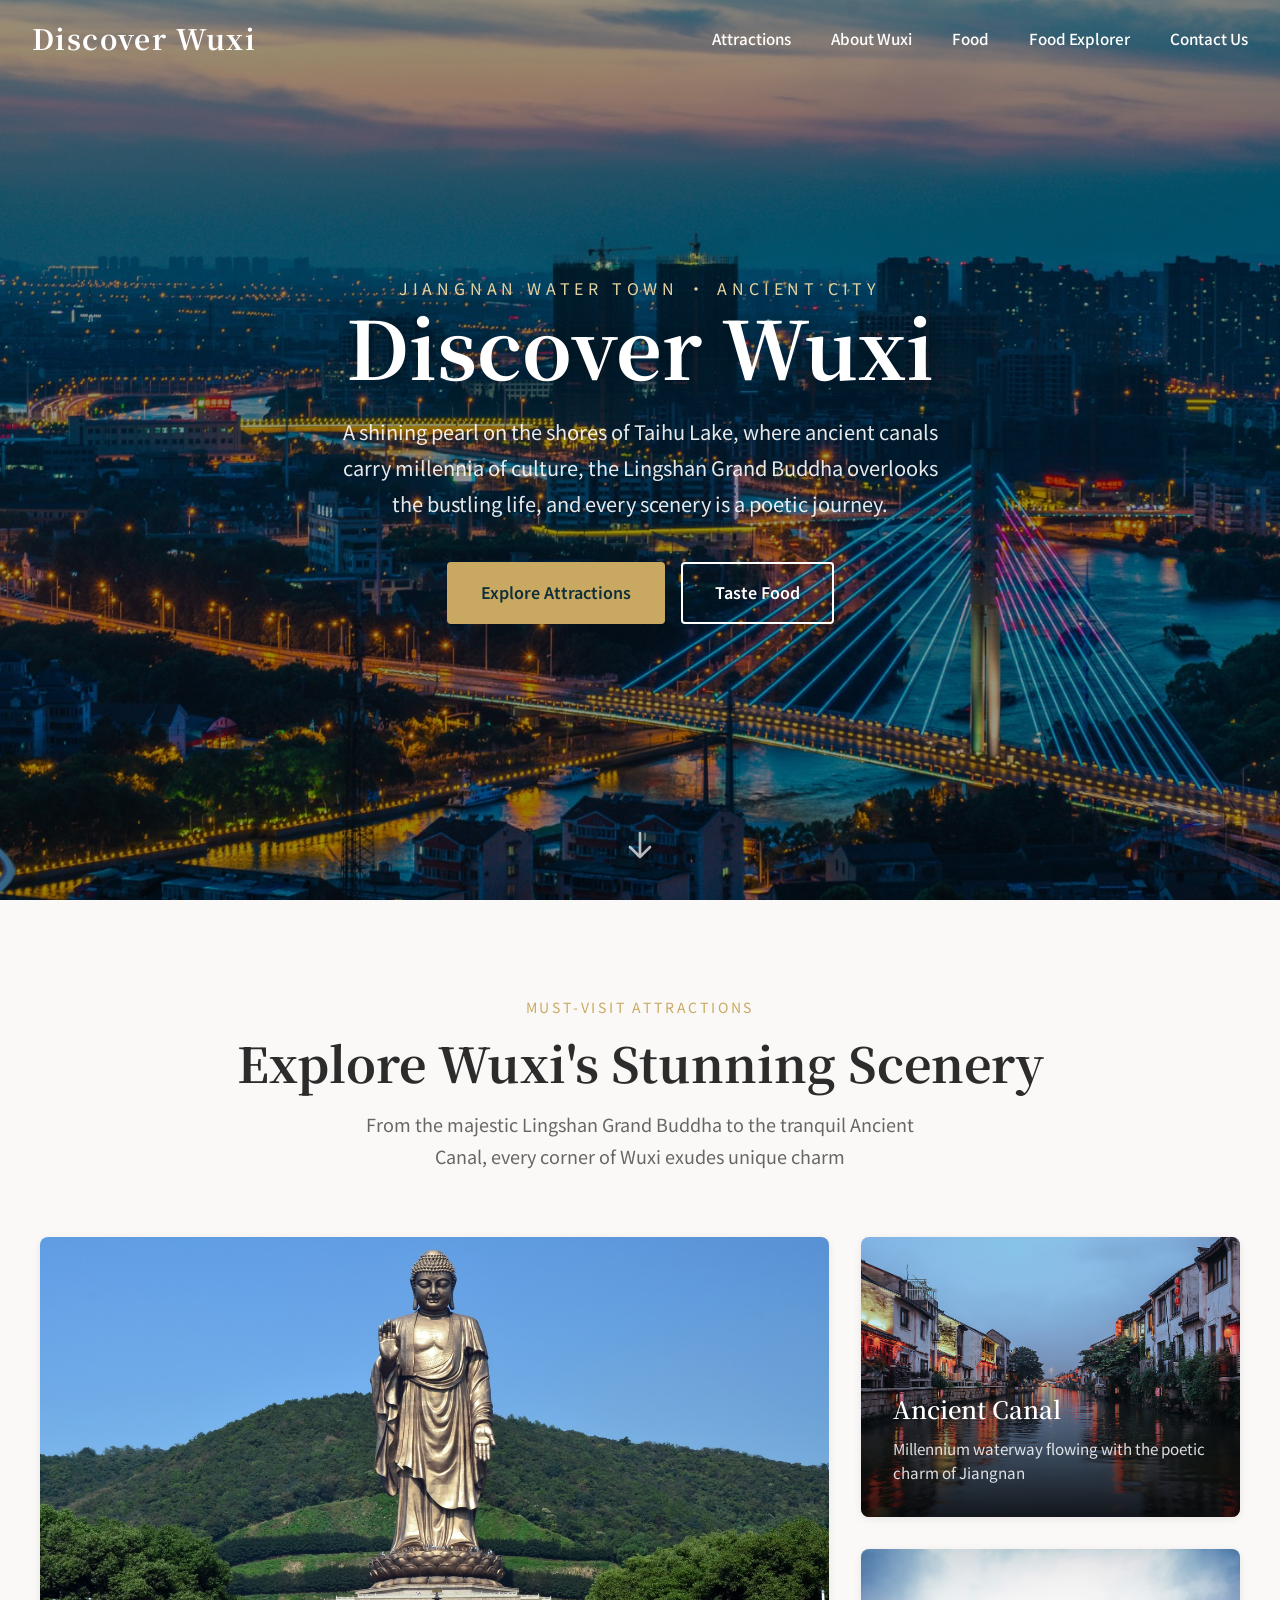
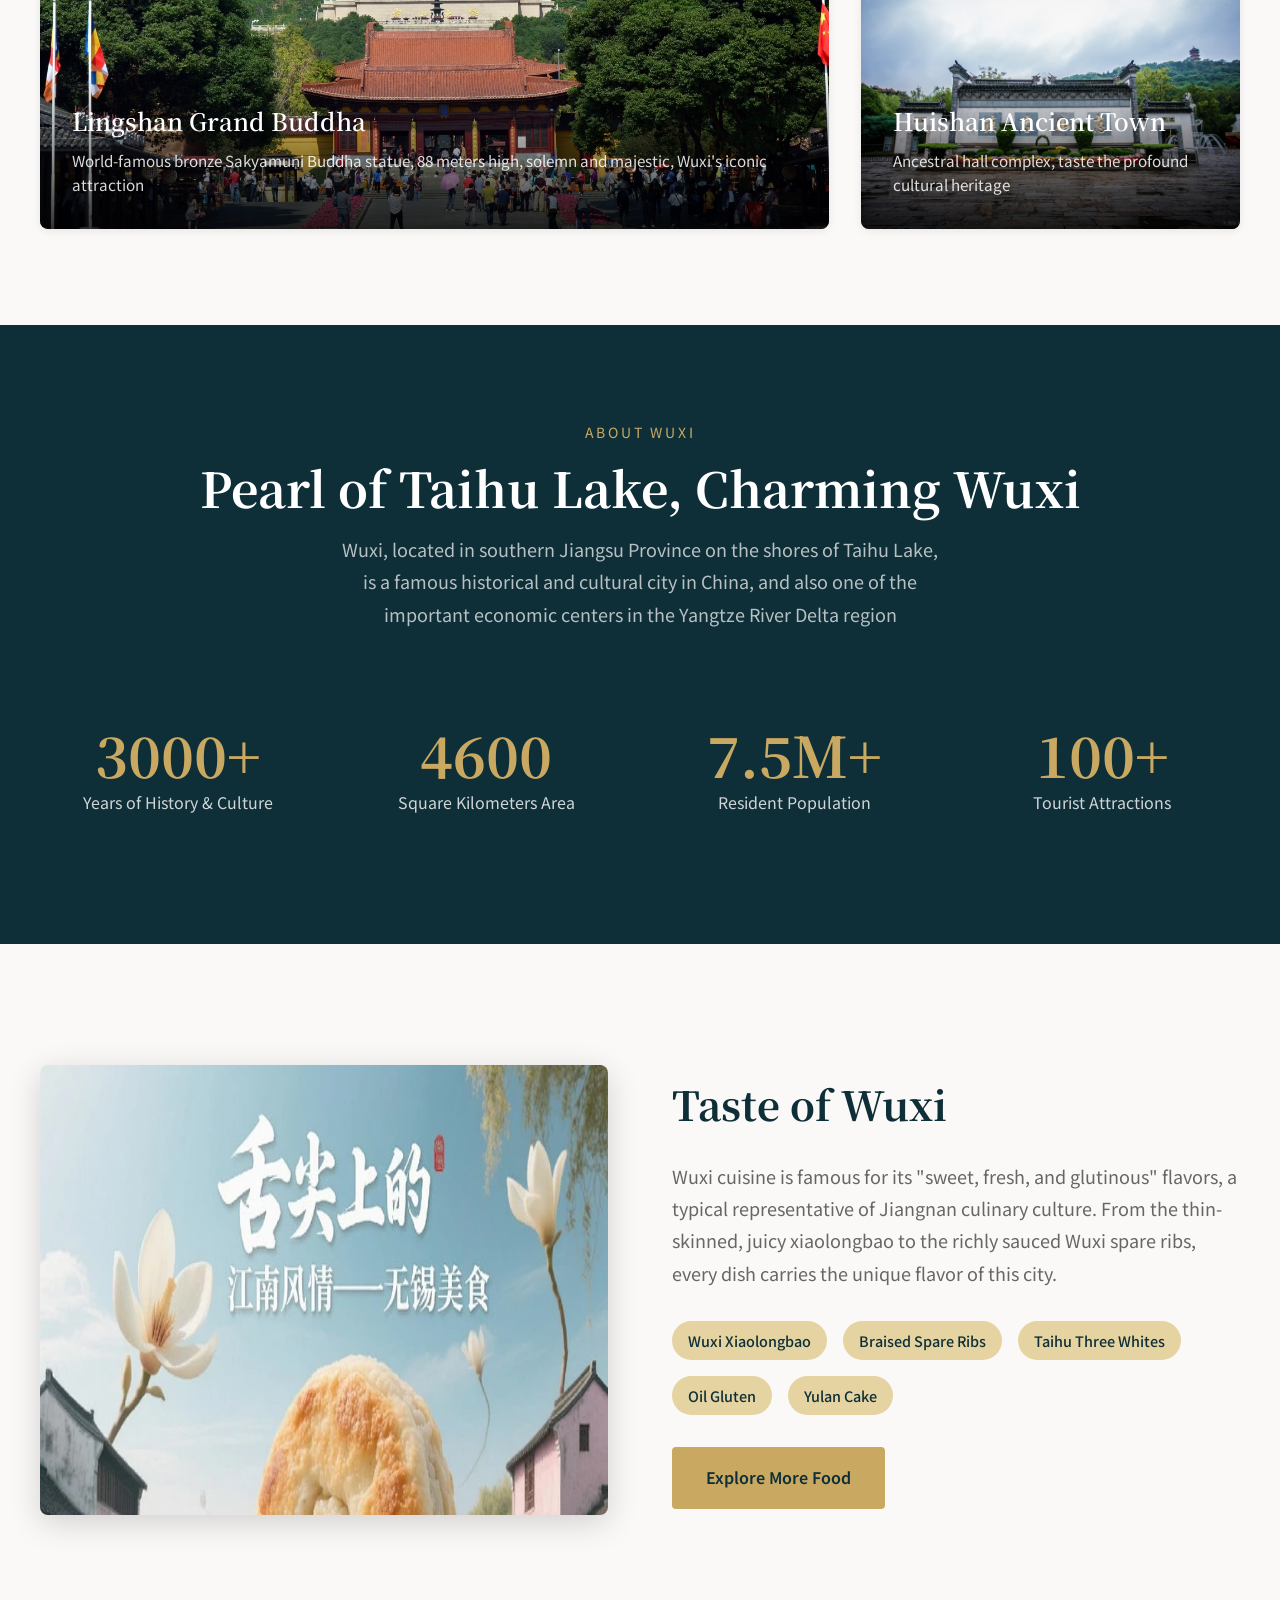
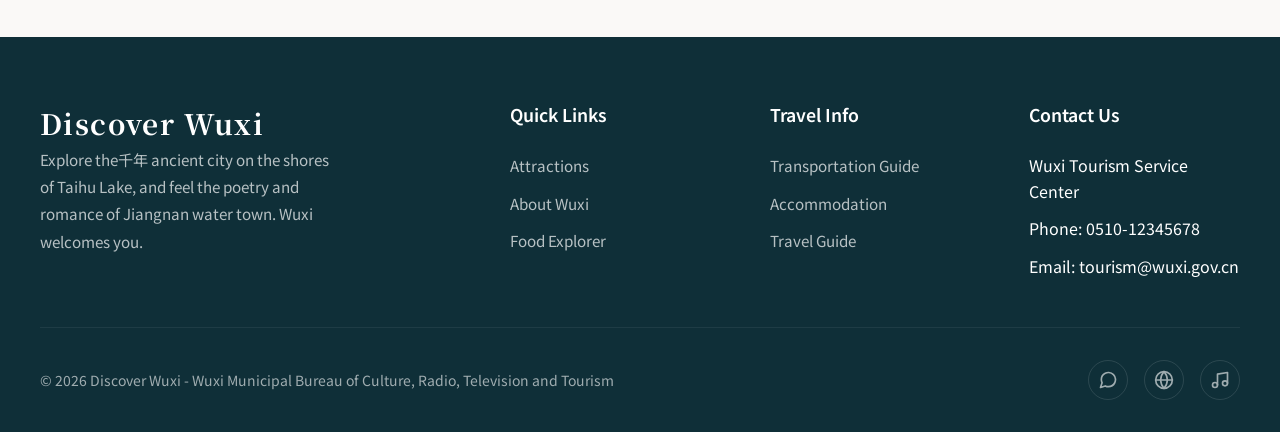
<file: page 2.html>
<!DOCTYPE html>
<html lang="en">
<head>
	<!-- Google tag (gtag.js) -->
<script async src="https://www.googletagmanager.com/gtag/js?id=G-1881DXRZX6"></script>
<script>
  window.dataLayer = window.dataLayer || [];
  function gtag(){dataLayer.push(arguments);}
  gtag('js', new Date());

  gtag('config', 'G-1881DXRZX6');
</script>
  <meta charset="UTF-8">
  <meta name="viewport" content="width=device-width, initial-scale=1.0">
  <meta name="description" content="Discover Wuxi - Pearl of Jiangnan Water Town,千年 ancient city on the shores of Taihu Lake. Explore stunning attractions like Lingshan Grand Buddha, Ancient Canal, and Huishan Ancient Town.">
  <meta name="keywords" content="Wuxi tourism, Taihu Lake, Lingshan Buddha, Jiangnan water town, Huishan Ancient Town, Wuxi cuisine">
  <title>Discover Wuxi | Pearl of Taihu Lake</title>
  <link rel="preconnect" href="https://fonts.googleapis.com">
  <link rel="preconnect" href="https://fonts.gstatic.com" crossorigin>
  <link href="https://fonts.googleapis.com/css2?family=Noto+Sans+SC:wght@400;500;600;700&family=Noto+Serif+SC:wght@400;600;700&display=swap" rel="stylesheet">
  <link rel="stylesheet" href="css/style.css">
</head>
<body>
  <!-- Navigation -->
  <nav class="navbar" id="navbar">
    <a href="index.html" class="logo">Discover Wuxi</a>
    <ul class="nav-links" id="navLinks">
      <li><a href="#attractions" class="nav-link">Attractions</a></li>
      <li><a href="#about" class="nav-link">About Wuxi</a></li>
      <li><a href="#food" class="nav-link">Food</a></li>
      <li><a href="food.html" class="nav-link">Food Explorer</a></li>
      <li><a href="#contact" class="nav-link">Contact Us</a></li>
    </ul>
    <button class="nav-toggle" id="navToggle" aria-label="Open menu">
      <span></span>
      <span></span>
      <span></span>
    </button>
  </nav>

  <!-- Hero Section -->
  <header class="hero">
    <img src="images/wx1.jpg" alt="Discover Wuxi" class="hero-bg">
    <div class="hero-content">
      <span class="hero-subtitle">Jiangnan Water Town · Ancient City</span>
      <h1 class="hero-title">Discover Wuxi</h1>
      <p class="hero-desc">
        A shining pearl on the shores of Taihu Lake, where ancient canals carry millennia of culture,
        the Lingshan Grand Buddha overlooks the bustling life, and every scenery is a poetic journey.
      </p>
      <div class="hero-cta">
        <a href="#attractions" class="btn btn-primary">Explore Attractions</a>
        <a href="food.html" class="btn btn-outline">Taste Food</a>
      </div>
    </div>
    <div class="scroll-indicator">
      <svg xmlns="http://www.w3.org/2000/svg" fill="none" viewBox="0 0 24 24" stroke-width="2" stroke="currentColor">
        <path stroke-linecap="round" stroke-linejoin="round" d="M19.5 13.5 12 21m0 0-7.5-7.5M12 21V3" />
      </svg>
    </div>
  </header>

  <!-- Attractions Section -->
  <section class="section" id="attractions">
    <div class="container">
      <header class="section-header">
        <span class="section-label">Must-Visit Attractions</span>
        <h2 class="section-title">Explore Wuxi's Stunning Scenery</h2>
        <p class="section-desc">
          From the majestic Lingshan Grand Buddha to the tranquil Ancient Canal, every corner of Wuxi exudes unique charm
        </p>
      </header>
      <div class="attractions-grid">
        <article class="attraction-card">
          <img src="images/wx2.jpg" alt="Lingshan Grand Buddha" class="attraction-image">
          <div class="attraction-overlay">
            <h3 class="attraction-name">Lingshan Grand Buddha</h3>
            <p class="attraction-desc">World-famous bronze Sakyamuni Buddha statue, 88 meters high, solemn and majestic, Wuxi's iconic attraction</p>
          </div>
        </article>
        <article class="attraction-card">
          <img src="images/wx3.jpg" alt="Ancient Canal" class="attraction-image">
          <div class="attraction-overlay">
            <h3 class="attraction-name">Ancient Canal</h3>
            <p class="attraction-desc">Millennium waterway flowing with the poetic charm of Jiangnan</p>
          </div>
        </article>
        <article class="attraction-card">
          <img src="images/wx4.jpg" alt="Huishan Ancient Town" class="attraction-image">
          <div class="attraction-overlay">
            <h3 class="attraction-name">Huishan Ancient Town</h3>
            <p class="attraction-desc">Ancestral hall complex, taste the profound cultural heritage</p>
          </div>
        </article>
      </div>
    </div>
  </section>

  <!-- About Wuxi -->
  <section class="section section-dark" id="about">
    <div class="container">
      <header class="section-header">
        <span class="section-label">About Wuxi</span>
        <h2 class="section-title">Pearl of Taihu Lake, Charming Wuxi</h2>
        <p class="section-desc">
          Wuxi, located in southern Jiangsu Province on the shores of Taihu Lake, is a famous historical and cultural city in China,
          and also one of the important economic centers in the Yangtze River Delta region
        </p>
      </header>
      <div class="stats">
        <div class="stat-item">
          <div class="stat-number">3000+</div>
          <div class="stat-label">Years of History & Culture</div>
        </div>
        <div class="stat-item">
          <div class="stat-number">4600</div>
          <div class="stat-label">Square Kilometers Area</div>
        </div>
        <div class="stat-item">
          <div class="stat-number">7.5M+</div>
          <div class="stat-label">Resident Population</div>
        </div>
        <div class="stat-item">
          <div class="stat-number">100+</div>
          <div class="stat-label">Tourist Attractions</div>
        </div>
      </div>
    </div>
  </section>

  <!-- Food Preview -->
  <section class="section" id="food">
    <div class="container">
      <div class="food-preview">
        <div class="food-preview-image">
          <img src="images/wx5.webp" alt="Taste of Wuxi">
        </div>
        <div class="food-preview-content">
          <h2 class="food-preview-title">Taste of Wuxi</h2>
          <p class="food-preview-desc">
            Wuxi cuisine is famous for its "sweet, fresh, and glutinous" flavors, a typical representative of Jiangnan culinary culture.
            From the thin-skinned, juicy xiaolongbao to the richly sauced Wuxi spare ribs, every dish carries the unique flavor of this city.
          </p>
          <div class="food-list">
            <span class="food-tag">Wuxi Xiaolongbao</span>
            <span class="food-tag">Braised Spare Ribs</span>
            <span class="food-tag">Taihu Three Whites</span>
            <span class="food-tag">Oil Gluten</span>
            <span class="food-tag">Yulan Cake</span>
          </div>
          <a href="food.html" class="btn btn-primary">Explore More Food</a>
        </div>
      </div>
    </div>
  </section>

  <!-- Footer -->
  <footer class="footer" id="contact">
    <div class="footer-content">
      <div class="footer-brand">
        <a href="index.html" class="logo">Discover Wuxi</a>
        <p class="footer-desc">
          Explore the千年 ancient city on the shores of Taihu Lake, and feel the poetry and romance of Jiangnan water town.
          Wuxi welcomes you.
        </p>
      </div>
      <div class="footer-section">
        <h4 class="footer-title">Quick Links</h4>
        <ul class="footer-links">
          <li><a href="#attractions">Attractions</a></li>
          <li><a href="#about">About Wuxi</a></li>
          <li><a href="food.html">Food Explorer</a></li>
        </ul>
      </div>
      <div class="footer-section">
        <h4 class="footer-title">Travel Info</h4>
        <ul class="footer-links">
          <li><a href="#">Transportation Guide</a></li>
          <li><a href="#">Accommodation</a></li>
          <li><a href="#">Travel Guide</a></li>
        </ul>
      </div>
      <div class="footer-section">
        <h4 class="footer-title">Contact Us</h4>
        <ul class="footer-links">
          <li>Wuxi Tourism Service Center</li>
          <li>Phone: 0510-12345678</li>
          <li>Email: tourism@wuxi.gov.cn</li>
        </ul>
      </div>
    </div>
    <div class="footer-bottom">
      <p>&copy; 2026 Discover Wuxi - Wuxi Municipal Bureau of Culture, Radio, Television and Tourism</p>
      <div class="social-links">
        <a href="#" aria-label="WeChat">
          <svg xmlns="http://www.w3.org/2000/svg" width="20" height="20" viewBox="0 0 24 24" fill="none" stroke="currentColor" stroke-width="2" stroke-linecap="round" stroke-linejoin="round"><path d="M21 11.5a8.38 8.38 0 0 1-.9 3.8 8.5 8.5 0 0 1-7.6 4.7 8.38 8.38 0 0 1-3.8-.9L3 21l1.9-5.7a8.38 8.38 0 0 1-.9-3.8 8.5 8.5 0 0 1 4.7-7.6 8.38 8.38 0 0 1 3.8-.9h.5a8.48 8.48 0 0 1 8 8v.5z"></path></svg>
        </a>
        <a href="#" aria-label="Weibo">
          <svg xmlns="http://www.w3.org/2000/svg" width="20" height="20" viewBox="0 0 24 24" fill="none" stroke="currentColor" stroke-width="2" stroke-linecap="round" stroke-linejoin="round"><circle cx="12" cy="12" r="10"></circle><line x1="2" y1="12" x2="22" y2="12"></line><path d="M12 2a15.3 15.3 0 0 1 4 10 15.3 15.3 0 0 1-4 10 15.3 15.3 0 0 1-4-10 15.3 15.3 0 0 1 4-10z"></path></svg>
        </a>
        <a href="#" aria-label="Douyin">
          <svg xmlns="http://www.w3.org/2000/svg" width="20" height="20" viewBox="0 0 24 24" fill="none" stroke="currentColor" stroke-width="2" stroke-linecap="round" stroke-linejoin="round"><path d="M9 18V5l12-2v13"></path><circle cx="6" cy="18" r="3"></circle><circle cx="18" cy="16" r="3"></circle></svg>
        </a>
      </div>
    </div>
  </footer>

  <script>
    // Navbar scroll effect
    const navbar = document.getElementById('navbar');
    window.addEventListener('scroll', () => {
      if (window.scrollY > 50) {
        navbar.classList.add('scrolled');
      } else {
        navbar.classList.remove('scrolled');
      }
    });

    // Mobile menu toggle
    const navToggle = document.getElementById('navToggle');
    const navLinks = document.getElementById('navLinks');

    navToggle.addEventListener('click', () => {
      navToggle.classList.toggle('active');
      navLinks.classList.toggle('active');
    });

    // Close menu after clicking nav link
    document.querySelectorAll('.nav-link').forEach(link => {
      link.addEventListener('click', () => {
        navToggle.classList.remove('active');
        navLinks.classList.remove('active');
      });
    });

    // Smooth scrolling
    document.querySelectorAll('a[href^="#"]').forEach(anchor => {
      anchor.addEventListener('click', function (e) {
        e.preventDefault();
        const target = document.querySelector(this.getAttribute('href'));
        if (target) {
          target.scrollIntoView({
            behavior: 'smooth',
            block: 'start'
          });
        }
      });
    });
  </script>
</body>
</html>
</file>
<file: css/style.css>
/* ========================================
   无锡旅游推广网站 - 主样式表
   ======================================== */

/* CSS 变量 - 设计令牌 */
:root {
  --color-primary: #1a4d5c;
  --color-primary-light: #2d7a8c;
  --color-primary-dark: #0f2f38;
  --color-accent: #c9a962;
  --color-accent-light: #e5d4a1;
  --color-background: #faf9f7;
  --color-background-dark: #1a1a1a;
  --color-text: #2c2c2c;
  --color-text-light: #666666;
  --color-text-inverse: #ffffff;
  --color-border: #e5e5e5;
  --font-display: "Noto Serif SC", "STSong", serif;
  --font-body: "Noto Sans SC", "Microsoft YaHei", sans-serif;
  --transition-base: 0.3s ease;
  --shadow-sm: 0 2px 8px rgba(0, 0, 0, 0.08);
  --shadow-md: 0 4px 16px rgba(0, 0, 0, 0.12);
  --shadow-lg: 0 8px 32px rgba(0, 0, 0, 0.16);
}

/* 基础重置 */
*,
*::before,
*::after {
  margin: 0;
  padding: 0;
  box-sizing: border-box;
}

html {
  font-size: 16px;
  scroll-behavior: smooth;
}

body {
  font-family: var(--font-body);
  background-color: var(--color-background);
  color: var(--color-text);
  line-height: 1.6;
  overflow-x: hidden;
}

img {
  max-width: 100%;
  height: auto;
  display: block;
}

a {
  text-decoration: none;
  color: inherit;
  transition: color var(--transition-base);
}

ul,
ol {
  list-style: none;
}

/* ========================================
   导航栏
   ======================================== */
.navbar {
  position: fixed;
  top: 0;
  left: 0;
  right: 0;
  z-index: 1000;
  padding: 1rem 2rem;
  display: flex;
  justify-content: space-between;
  align-items: center;
  transition: background-color var(--transition-base), padding var(--transition-base);
}

.navbar.scrolled {
  background-color: rgba(255, 255, 255, 0.95);
  backdrop-filter: blur(10px);
  padding: 0.75rem 2rem;
  box-shadow: var(--shadow-sm);
}

.navbar.scrolled .logo,
.navbar.scrolled .nav-link {
  color: var(--color-text);
}

.navbar.scrolled .nav-link:hover {
  color: var(--color-primary);
}

.logo {
  font-family: var(--font-display);
  font-size: 1.75rem;
  font-weight: 700;
  color: var(--color-text-inverse);
  letter-spacing: 0.05em;
}

.nav-links {
  display: flex;
  gap: 2.5rem;
}

.nav-link {
  font-size: 0.95rem;
  color: var(--color-text-inverse);
  font-weight: 500;
  position: relative;
  padding: 0.25rem 0;
}

.nav-link::after {
  content: "";
  position: absolute;
  bottom: 0;
  left: 0;
  width: 0;
  height: 2px;
  background-color: var(--color-accent);
  transition: width var(--transition-base);
}

.nav-link:hover::after {
  width: 100%;
}

.nav-toggle {
  display: none;
  flex-direction: column;
  gap: 5px;
  cursor: pointer;
  background: none;
  border: none;
  padding: 0.5rem;
}

.nav-toggle span {
  width: 24px;
  height: 2px;
  background-color: var(--color-text-inverse);
  transition: var(--transition-base);
}

.navbar.scrolled .nav-toggle span {
  background-color: var(--color-text);
}

/* ========================================
   英雄区域
   ======================================== */
.hero {
  position: relative;
  height: 100vh;
  min-height: 600px;
  display: flex;
  align-items: center;
  justify-content: center;
  overflow: hidden;
}

.hero-bg {
  position: absolute;
  top: 0;
  left: 0;
  width: 100%;
  height: 100%;
  object-fit: cover;
  filter: brightness(0.6);
}

.hero-content {
  position: relative;
  z-index: 10;
  text-align: center;
  color: var(--color-text-inverse);
  padding: 2rem;
  max-width: 900px;
}

.hero-subtitle {
  font-size: 1rem;
  letter-spacing: 0.3em;
  text-transform: uppercase;
  margin-bottom: 1.5rem;
  color: var(--color-accent-light);
}

.hero-title {
  font-family: var(--font-display);
  font-size: clamp(2.5rem, 8vw, 5rem);
  font-weight: 700;
  line-height: 1.1;
  margin-bottom: 1.5rem;
  text-shadow: 0 2px 20px rgba(0, 0, 0, 0.3);
}

.hero-desc {
  font-size: 1.25rem;
  line-height: 1.8;
  margin-bottom: 2.5rem;
  max-width: 600px;
  margin-left: auto;
  margin-right: auto;
  opacity: 0.9;
}

.hero-cta {
  display: inline-flex;
  gap: 1rem;
  flex-wrap: wrap;
  justify-content: center;
}

.btn {
  display: inline-flex;
  align-items: center;
  gap: 0.5rem;
  padding: 1rem 2rem;
  font-size: 1rem;
  font-weight: 600;
  border-radius: 4px;
  transition: all var(--transition-base);
  cursor: pointer;
  border: 2px solid transparent;
}

.btn-primary {
  background-color: var(--color-accent);
  color: var(--color-primary-dark);
}

.btn-primary:hover {
  background-color: var(--color-accent-light);
  transform: translateY(-2px);
  box-shadow: var(--shadow-md);
}

.btn-outline {
  background-color: transparent;
  border-color: var(--color-text-inverse);
  color: var(--color-text-inverse);
}

.btn-outline:hover {
  background-color: var(--color-text-inverse);
  color: var(--color-primary-dark);
}

.scroll-indicator {
  position: absolute;
  bottom: 2rem;
  left: 50%;
  transform: translateX(-50%);
  z-index: 10;
  animation: bounce 2s infinite;
}

.scroll-indicator svg {
  width: 32px;
  height: 32px;
  stroke: var(--color-text-inverse);
  opacity: 0.7;
}

@keyframes bounce {
  0%,
  100% {
    transform: translateX(-50%) translateY(0);
  }
  50% {
    transform: translateX(-50%) translateY(10px);
  }
}

/* ========================================
   通用区块
   ======================================== */
.section {
  padding: 6rem 2rem;
}

.section-dark {
  background-color: var(--color-primary-dark);
  color: var(--color-text-inverse);
}

.container {
  max-width: 1200px;
  margin: 0 auto;
}

.section-header {
  text-align: center;
  margin-bottom: 4rem;
}

.section-label {
  font-size: 0.875rem;
  letter-spacing: 0.2em;
  text-transform: uppercase;
  color: var(--color-accent);
  margin-bottom: 1rem;
  display: block;
}

.section-title {
  font-family: var(--font-display);
  font-size: clamp(2rem, 5vw, 3rem);
  font-weight: 700;
  margin-bottom: 1rem;
  line-height: 1.2;
}

.section-desc {
  font-size: 1.125rem;
  color: var(--color-text-light);
  max-width: 600px;
  margin: 0 auto;
  line-height: 1.8;
}

.section-dark .section-desc {
  color: rgba(255, 255, 255, 0.7);
}

/* ========================================
   景点卡片网格
   ======================================== */
.attractions-grid {
  display: grid;
  grid-template-columns: repeat(3, 1fr);
  gap: 2rem;
}

.attraction-card {
  position: relative;
  border-radius: 8px;
  overflow: hidden;
  box-shadow: var(--shadow-sm);
  transition: all var(--transition-base);
  background-color: #fff;
}

.attraction-card:hover {
  transform: translateY(-8px);
  box-shadow: var(--shadow-lg);
}

.attraction-card:first-child {
  grid-column: span 2;
  grid-row: span 2;
}

.attraction-image {
  width: 100%;
  height: 100%;
  min-height: 280px;
  object-fit: cover;
  transition: transform var(--transition-base);
}

.attraction-card:first-child .attraction-image {
  min-height: 100%;
}

.attraction-card:hover .attraction-image {
  transform: scale(1.05);
}

.attraction-overlay {
  position: absolute;
  bottom: 0;
  left: 0;
  right: 0;
  padding: 2rem;
  background: linear-gradient(to top, rgba(0, 0, 0, 0.8), transparent);
  color: var(--color-text-inverse);
}

.attraction-name {
  font-family: var(--font-display);
  font-size: 1.5rem;
  font-weight: 600;
  margin-bottom: 0.5rem;
}

.attraction-desc {
  font-size: 0.95rem;
  opacity: 0.85;
  line-height: 1.6;
}

/* ========================================
   特色数据
   ======================================== */
.stats {
  display: grid;
  grid-template-columns: repeat(4, 1fr);
  gap: 2rem;
  text-align: center;
}

.stat-item {
  padding: 2rem;
}

.stat-number {
  font-family: var(--font-display);
  font-size: 3.5rem;
  font-weight: 700;
  color: var(--color-accent);
  line-height: 1;
  margin-bottom: 0.5rem;
}

.stat-label {
  font-size: 1rem;
  opacity: 0.8;
}

/* ========================================
   美食预览
   ======================================== */
.food-preview {
  display: grid;
  grid-template-columns: 1fr 1fr;
  gap: 4rem;
  align-items: center;
}

.food-preview-image {
  position: relative;
  border-radius: 8px;
  overflow: hidden;
  box-shadow: var(--shadow-lg);
}

.food-preview-image img {
  width: 100%;
  height: 450px;
}

.food-preview-content {
  padding: 2rem 0;
}

.food-preview-title {
  font-family: var(--font-display);
  font-size: 2.5rem;
  font-weight: 700;
  margin-bottom: 1.5rem;
  color: var(--color-primary-dark);
}

.food-preview-desc {
  font-size: 1.125rem;
  color: var(--color-text-light);
  line-height: 1.8;
  margin-bottom: 2rem;
}

.food-list {
  display: flex;
  flex-wrap: wrap;
  gap: 1rem;
  margin-bottom: 2rem;
}

.food-tag {
  padding: 0.5rem 1rem;
  background-color: var(--color-accent-light);
  color: var(--color-primary-dark);
  border-radius: 20px;
  font-size: 0.9rem;
  font-weight: 500;
}

/* ========================================
   页脚
   ======================================== */
.footer {
  background-color: var(--color-primary-dark);
  color: var(--color-text-inverse);
  padding: 4rem 2rem 2rem;
}

.footer-content {
  max-width: 1200px;
  margin: 0 auto;
  display: grid;
  grid-template-columns: 2fr 1fr 1fr 1fr;
  gap: 3rem;
  margin-bottom: 3rem;
}

.footer-brand .logo {
  margin-bottom: 1rem;
}

.footer-desc {
  font-size: 0.95rem;
  opacity: 0.7;
  line-height: 1.8;
  max-width: 300px;
}

.footer-title {
  font-size: 1.1rem;
  font-weight: 600;
  margin-bottom: 1.5rem;
}

.footer-links {
  display: flex;
  flex-direction: column;
  gap: 0.75rem;
}

.footer-links a {
  font-size: 0.95rem;
  opacity: 0.7;
  transition: opacity var(--transition-base);
}

.footer-links a:hover {
  opacity: 1;
  color: var(--color-accent);
}

.footer-bottom {
  max-width: 1200px;
  margin: 0 auto;
  padding-top: 2rem;
  border-top: 1px solid rgba(255, 255, 255, 0.1);
  display: flex;
  justify-content: space-between;
  align-items: center;
  font-size: 0.875rem;
  opacity: 0.6;
}

.social-links {
  display: flex;
  gap: 1rem;
}

.social-links a {
  width: 40px;
  height: 40px;
  display: flex;
  align-items: center;
  justify-content: center;
  border-radius: 50%;
  border: 1px solid rgba(255, 255, 255, 0.2);
  transition: all var(--transition-base);
}

.social-links a:hover {
  background-color: var(--color-accent);
  border-color: var(--color-accent);
}

/* ========================================
   美食页面专属样式
   ======================================== */
.page-header {
  position: relative;
  height: 50vh;
  min-height: 400px;
  display: flex;
  align-items: center;
  justify-content: center;
  overflow: hidden;
}

.page-header-bg {
  position: absolute;
  top: 0;
  left: 0;
  width: 100%;
  height: 100%;
  object-fit: cover;
  filter: brightness(0.5);
}

.page-header-content {
  position: relative;
  z-index: 10;
  text-align: center;
  color: var(--color-text-inverse);
  padding: 2rem;
}

.page-header-title {
  font-family: var(--font-display);
  font-size: clamp(2.5rem, 6vw, 4rem);
  font-weight: 700;
  margin-bottom: 1rem;
}

.page-header-desc {
  font-size: 1.25rem;
  opacity: 0.9;
  max-width: 600px;
  margin: 0 auto;
}

/* 美食卡片 */
.food-grid {
  display: grid;
  grid-template-columns: repeat(2, 1fr);
  gap: 3rem;
}

.food-card {
  display: grid;
  grid-template-columns: 1fr 1fr;
  gap: 2rem;
  align-items: center;
  background-color: #fff;
  border-radius: 12px;
  overflow: hidden;
  box-shadow: var(--shadow-sm);
  transition: all var(--transition-base);
}

.food-card:hover {
  box-shadow: var(--shadow-lg);
  transform: translateY(-4px);
}

.food-card:nth-child(even) {
  grid-template-columns: 1fr 1fr;
}

.food-card-image {
  height: 100%;
  min-height: 300px;
}

.food-card-image img {
  width: 100%;
  height: 100%;
  object-fit: scale-down;
}

.food-card-content {
  padding: 2rem;
}

.food-card-name {
  font-family: var(--font-display);
  font-size: 1.75rem;
  font-weight: 700;
  margin-bottom: 0.5rem;
  color: var(--color-primary-dark);
}

.food-card-subtitle {
  font-size: 0.95rem;
  color: var(--color-accent);
  margin-bottom: 1rem;
  font-style: italic;
}

.food-card-desc {
  font-size: 1rem;
  color: var(--color-text-light);
  line-height: 1.8;
  margin-bottom: 1.5rem;
}

.food-card-meta {
  display: flex;
  gap: 1.5rem;
  font-size: 0.9rem;
  color: var(--color-text-light);
}

.food-card-meta span {
  display: flex;
  align-items: center;
  gap: 0.5rem;
}

/* 美食特色区块 */
.food-feature {
  display: grid;
  grid-template-columns: 1.2fr 1fr;
  gap: 4rem;
  align-items: center;
}

.food-feature.reverse {
  grid-template-columns: 1fr 1.2fr;
}

.food-feature.reverse .food-feature-image {
  order: 2;
}

.food-feature-image {
  border-radius: 12px;
  overflow: hidden;
  box-shadow: var(--shadow-lg);
}

.food-feature-image img {
  width: 100%;
  height: 500px;
  object-fit: cover;
}

.food-feature-content {
  padding: 2rem 0;
}

.food-feature-badge {
  display: inline-block;
  padding: 0.5rem 1rem;
  background-color: var(--color-accent);
  color: var(--color-primary-dark);
  font-size: 0.85rem;
  font-weight: 600;
  border-radius: 4px;
  margin-bottom: 1.5rem;
}

.food-feature-title {
  font-family: var(--font-display);
  font-size: 2.5rem;
  font-weight: 700;
  margin-bottom: 1.5rem;
  color: var(--color-primary-dark);
  line-height: 1.3;
}

.food-feature-desc {
  font-size: 1.1rem;
  color: var(--color-text-light);
  line-height: 1.9;
  margin-bottom: 2rem;
}

.food-feature-list {
  margin-bottom: 2rem;
}

.food-feature-list li {
  display: flex;
  align-items: flex-start;
  gap: 1rem;
  margin-bottom: 1rem;
  font-size: 1rem;
  color: var(--color-text);
}

.food-feature-list li::before {
  content: "✓";
  display: inline-flex;
  align-items: center;
  justify-content: center;
  width: 24px;
  height: 24px;
  background-color: var(--color-accent-light);
  color: var(--color-primary-dark);
  border-radius: 50%;
  font-size: 0.8rem;
  font-weight: 700;
  flex-shrink: 0;
}

/* 推荐餐厅区块 */
.restaurant-grid {
  display: grid;
  grid-template-columns: repeat(3, 1fr);
  gap: 2rem;
}

.restaurant-card {
  background-color: rgba(255, 255, 255, 0.05);
  border: 1px solid rgba(255, 255, 255, 0.1);
  border-radius: 12px;
  padding: 2rem;
  transition: all var(--transition-base);
}

.restaurant-card:hover {
  background-color: rgba(255, 255, 255, 0.1);
  transform: translateY(-4px);
}

.restaurant-name {
  font-family: var(--font-display);
  font-size: 1.5rem;
  font-weight: 600;
  margin-bottom: 0.5rem;
}

.restaurant-type {
  font-size: 0.9rem;
  color: var(--color-accent);
  margin-bottom: 1rem;
}

.restaurant-desc {
  font-size: 0.95rem;
  opacity: 0.7;
  line-height: 1.7;
  margin-bottom: 1.5rem;
}

.restaurant-info {
  display: flex;
  flex-direction: column;
  gap: 0.5rem;
  font-size: 0.9rem;
  opacity: 0.6;
}

/* ========================================
   响应式设计
   ======================================== */
@media (max-width: 1024px) {
  .attractions-grid {
    grid-template-columns: repeat(2, 1fr);
  }

  .attraction-card:first-child {
    grid-column: span 2;
    grid-row: span 1;
  }

  .stats {
    grid-template-columns: repeat(2, 1fr);
  }

  .food-preview {
    gap: 3rem;
  }

  .footer-content {
    grid-template-columns: 1fr 1fr;
    gap: 2rem;
  }

  .food-grid {
    grid-template-columns: 1fr;
  }

  .food-card {
    grid-template-columns: 1fr 1.5fr;
  }

  .food-feature,
  .food-feature.reverse {
    grid-template-columns: 1fr;
    gap: 2rem;
  }

  .food-feature.reverse .food-feature-image {
    order: 0;
  }

  .restaurant-grid {
    grid-template-columns: repeat(2, 1fr);
  }
}

@media (max-width: 768px) {
  .nav-links {
    position: fixed;
    top: 0;
    right: -100%;
    width: 80%;
    max-width: 300px;
    height: 100vh;
    background-color: var(--color-primary-dark);
    flex-direction: column;
    justify-content: center;
    align-items: center;
    gap: 2rem;
    transition: right var(--transition-base);
  }

  .nav-links.active {
    right: 0;
  }

  .nav-links .nav-link {
    color: var(--color-text-inverse);
    font-size: 1.25rem;
  }

  .nav-toggle {
    display: flex;
    z-index: 1001;
  }

  .nav-toggle.active span:nth-child(1) {
    transform: rotate(45deg) translate(5px, 5px);
  }

  .nav-toggle.active span:nth-child(2) {
    opacity: 0;
  }

  .nav-toggle.active span:nth-child(3) {
    transform: rotate(-45deg) translate(5px, -5px);
  }

  .hero-title {
    font-size: 2.5rem;
  }

  .hero-desc {
    font-size: 1rem;
  }

  .section {
    padding: 4rem 1.5rem;
  }

  .attractions-grid {
    grid-template-columns: 1fr;
  }

  .attraction-card:first-child {
    grid-column: span 1;
  }

  .stats {
    grid-template-columns: 1fr 1fr;
    gap: 1.5rem;
  }

  .stat-number {
    font-size: 2.5rem;
  }

  .food-preview {
    grid-template-columns: 1fr;
    gap: 2rem;
  }

  .food-preview-image img {
    height: 300px;
  }

  .footer-content {
    grid-template-columns: 1fr;
    text-align: center;
  }

  .footer-desc {
    margin: 0 auto;
  }

  .footer-bottom {
    flex-direction: column;
    gap: 1rem;
    text-align: center;
  }

  .food-card {
    grid-template-columns: 1fr;
  }

  .food-card-image {
    min-height: 220px;
  }

  .food-feature-image img {
    height: 350px;
  }

  .restaurant-grid {
    grid-template-columns: 1fr;
  }

  .page-header {
    height: 40vh;
    min-height: 300px;
  }

  .btn {
    padding: 0.875rem 1.5rem;
    font-size: 0.95rem;
  }
}

@media (max-width: 480px) {
  .hero-cta {
    flex-direction: column;
    width: 100%;
    padding: 0 1rem;
  }

  .btn {
    width: 100%;
    justify-content: center;
  }

  .stat-item {
    padding: 1rem;
  }

  .stat-number {
    font-size: 2rem;
  }

  .food-list {
    justify-content: center;
  }
}
</file>
